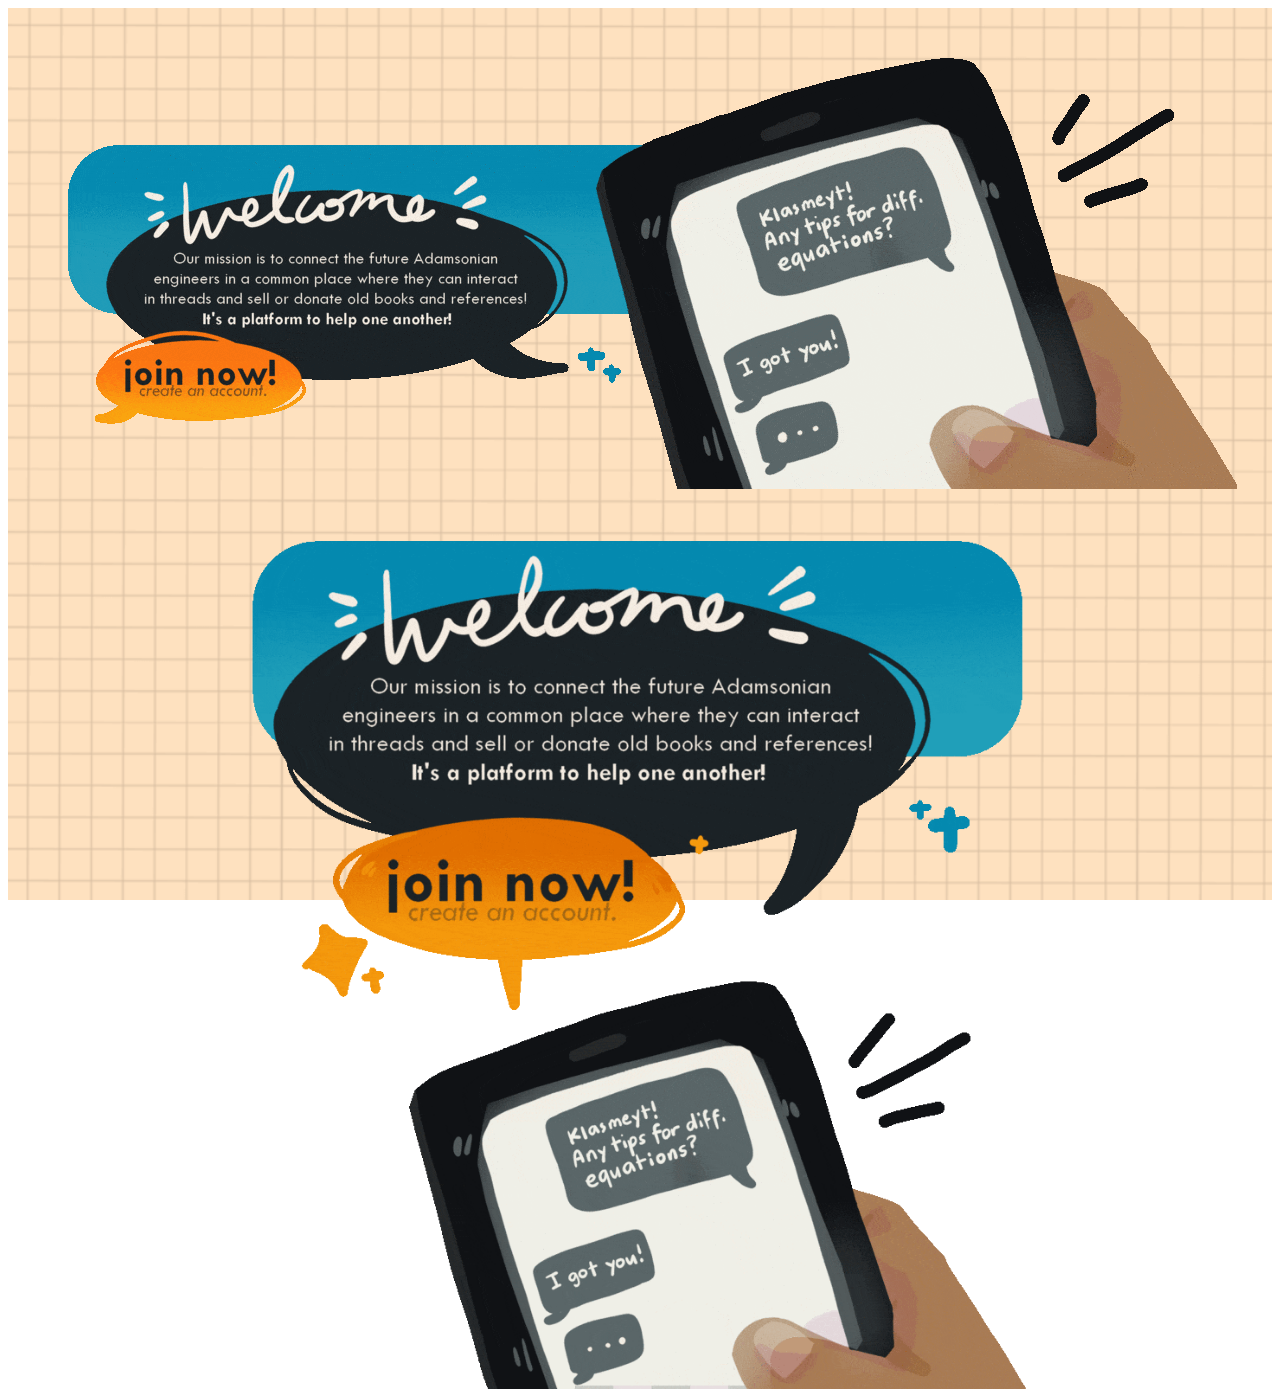
<file: index.html>
<!DOCTYPE html>
<html>
<head>

    <meta charset="UTF-8">
    <meta name="description" content="A forum-based website for old and new engineering scholars.">
    <meta name="author" content="Team Mayari">
    <meta name="date" content="October 17, 2020">
    <meta name="keywords" content="Forum, Engineering website, Help for engineering, Engineering Forum">
    <meta name="viewport" content="width=device-width, initial-scale=1.0, shrink-to-fit=no">
    <title>Enjoyneering</title>
    <meta name="viewport" content="width=device-width, initial-scale=1">
    <link rel="icon" href="img/favicon.ico" />

    <!-- Header and Footer  -->
    <script
    src="https://code.jquery.com/jquery-3.3.1.js"
    integrity="sha256-2Kok7MbOyxpgUVvAk/HJ2jigOSYS2auK4Pfzbm7uH60="
    crossorigin="anonymous">
    </script>
    
    <script> 
        $(function(){
            $("#header").load("header.html"); 
            $("#footer").load("footer.html");
        });
    </script> 
    
    <!-- Nav header  -->
    <script src="https://ajax.googleapis.com/ajax/libs/jquery/3.5.1/jquery.min.js"></script>
    <script src="https://cdnjs.cloudflare.com/ajax/libs/popper.js/1.16.0/umd/popper.min.js"></script>
    <script src="js/bootstrap.min.js"></script>

    <style>

        /* Welcome image */
        .imgbox
        {
            display: grid;
            height: 100%;
            background-image: url("/img/op-BG.png");
            background-repeat: repeat;
            background-size: cover;
            background-attachment: fixed;
        }

        .center-fit, .welcome-small
        {
            max-width: 100%;
            max-height: 100vh;
            margin: auto;
        }
        
    </style>


</head>

<body>

    <div id="page-container">
        <div id="content-wrap">

            <div id="header"></div>

            <div class="imgbox">
                <img class="center-fit" img src="img/op-GIF_combines.gif" alt = "welcoming">
                <img class = "welcome-small" src="img/op-phoneVer.gif" alt="LOGO">
            </div>

        </div>

        <div id="footer"></div>
    </div>

</body>

</html>
</file>
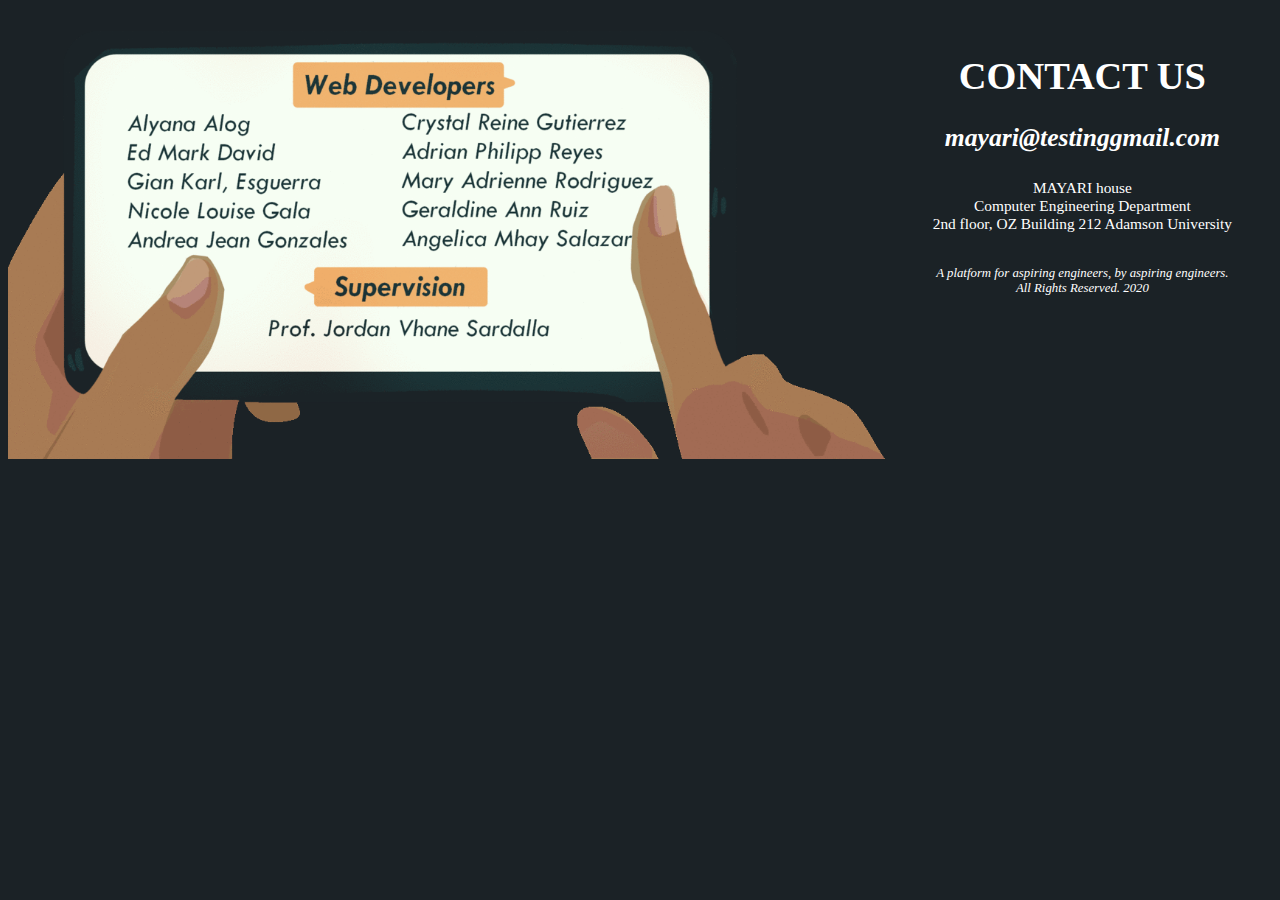
<file: about-us.html>
<!DOCTYPE html>
<html>
    
<head>

    <meta charset="UTF-8">
    <meta name="description" content="A forum-based website for old and new engineering scholars.">
    <meta name="author" content="Team Mayari">
    <meta name="date" content="October 17, 2020">
    <meta name="keywords" content="Forum, Engineering website, Help for engineering, Engineering Forum">
    <meta name="viewport" content="width=device-width, initial-scale=1.0, shrink-to-fit=no">
    <title>About Us</title>
    <meta name="viewport" content="width=device-width, initial-scale=1">
    <link rel="icon" href="img/favicon.ico" />

    <!-- Stylesheet  -->
    <link rel="stylesheet" href="css/about-us.css" type="text/css">

    <!-- Header and Footer  -->
    <script
    src="https://code.jquery.com/jquery-3.3.1.js"
    integrity="sha256-2Kok7MbOyxpgUVvAk/HJ2jigOSYS2auK4Pfzbm7uH60="
    crossorigin="anonymous">
    </script>
    
    <script> 
        $(function(){
            $("#header").load("header.html"); 
        });
    </script> 
    
    <!-- Nav header  -->
    <script src="https://ajax.googleapis.com/ajax/libs/jquery/3.5.1/jquery.min.js"></script>
    <script src="https://cdnjs.cloudflare.com/ajax/libs/popper.js/1.16.0/umd/popper.min.js"></script>
    <script src="js/bootstrap.min.js"></script>
    
</head>

<body>

    <div id="header"></div>

    <div class="flex">

        <div class="main">

            <div class="imgbox1">

                <img class="center-fit1" id="leftdiv" img src="img/Tablet_PNG.gif" alt = "welcoming">

            </div>


        </div>

        <div class="sidebar-right" id="rightdiv">
            <h1>CONTACT US</p>
            <h3>mayari@testinggmail.com</h3>
            <p>MAYARI house <br>
            Computer Engineering Department <br>
            2nd floor, OZ Building 212 Adamson University <br>
            <br>
            <h2>A platform for aspiring engineers, by aspiring engineers. <br>
                All Rights Reserved. 2020</h2>
        </p>
        </div>
        
    </div>

</body>

</html>
</file>
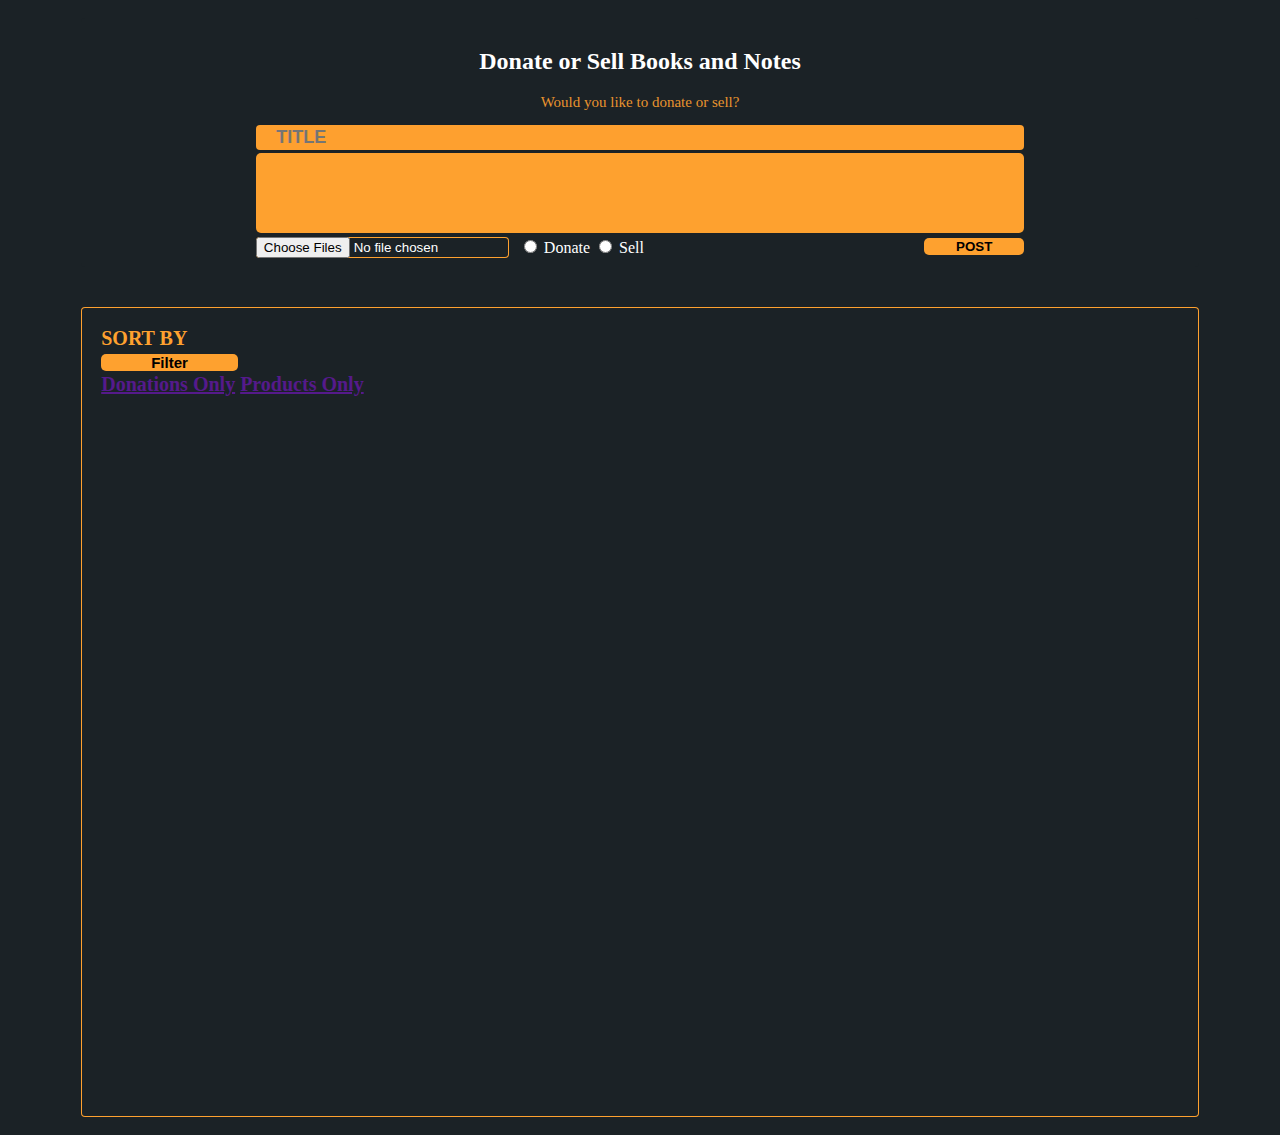
<file: donate-and-sell.html>
<!DOCTYPE html>
<html>

<head>

    <meta charset="UTF-8">
    <meta name="description" content="A forum-based website for old and new engineering scholars.">
    <meta name="author" content="Team Mayari">
    <meta name="date" content="October 17, 2020">
    <meta name="keywords" content="Forum, Engineering website, Help for engineering, Engineering Forum">
    <meta name="viewport" content="width=device-width, initial-scale=1.0, shrink-to-fit=no">
    <title>Donate</title>
    <meta name="viewport" content="width=device-width, initial-scale=1">
    <link rel="icon" href="img/favicon.ico" />

    <!-- Stylesheet  -->
    <link rel="stylesheet" href="css/donate-and-sell.css" type="text/css">
    
    <!-- Header and Footer  -->
    <script
    src="https://code.jquery.com/jquery-3.3.1.js"
    integrity="sha256-2Kok7MbOyxpgUVvAk/HJ2jigOSYS2auK4Pfzbm7uH60="
    crossorigin="anonymous">
    </script>
    
    <script> 
        $(function(){
            $("#header").load("header.html"); 
            $("#footer").load("footer.html"); 
        });
    </script> 

    <!-- Nav header  -->
    <script src="https://ajax.googleapis.com/ajax/libs/jquery/3.5.1/jquery.min.js"></script>
    <script src="https://cdnjs.cloudflare.com/ajax/libs/popper.js/1.16.0/umd/popper.min.js"></script>
    <script src="js/bootstrap.min.js"></script>

</head>

<body>

    <div id="page-container">

        <div id="content-wrap">

        <div id="header"></div>

        <div class="main">

            <div class="sidebar-right">
                <h2>Donate or Sell Books and Notes</h2>
                <p class = "post">Would you like to donate or sell?</p>
                
                <div class="centerbut">
                    <form action="/chuchu.php">
                        <div class="title"><input type="text" placeholder=" TITLE" class="title"></div>
                        <textarea id="inquiry" style="outline: none;" placeholder=""></textarea>
                        <div class="photoalt">
                            <input type="file" id="photo-upload" name="photoalt" accept=".tif, .jpg, .png, .jpeg" multiple="multiple">
                        </div>
                        <div class="itemType">                        
                            <input type="radio" name="itemType" value="donation"> Donate
                            <input type="radio" name="itemType" value="sell"> Sell
                        </div>

                        <div class="centerbutton">
                            <button type="submit" id="buttoninq">POST</button>
                        </div>
                        
                    </form>

                </div>
                
            </div>

            <div class="box">

                <div class="topbox">
                    SORT BY
                    <div class="btn-group">
                        <button type="button" class="btnkm" data-toggle="dropdown" aria-haspopup="true" aria-expanded="false">
                            Filter</button>
                        <div class="dropdown-menu" id="box-drop">
                            <a class="dropdown-item" href="">Donations Only</a>
                            <a class="dropdown-item" href="">Products Only</a>
                        </div>
                    </div>
                </div>

            </div>


        </div>

        </div>

        <div id="footer"></div>

    </div>

</body>

</html>
</file>
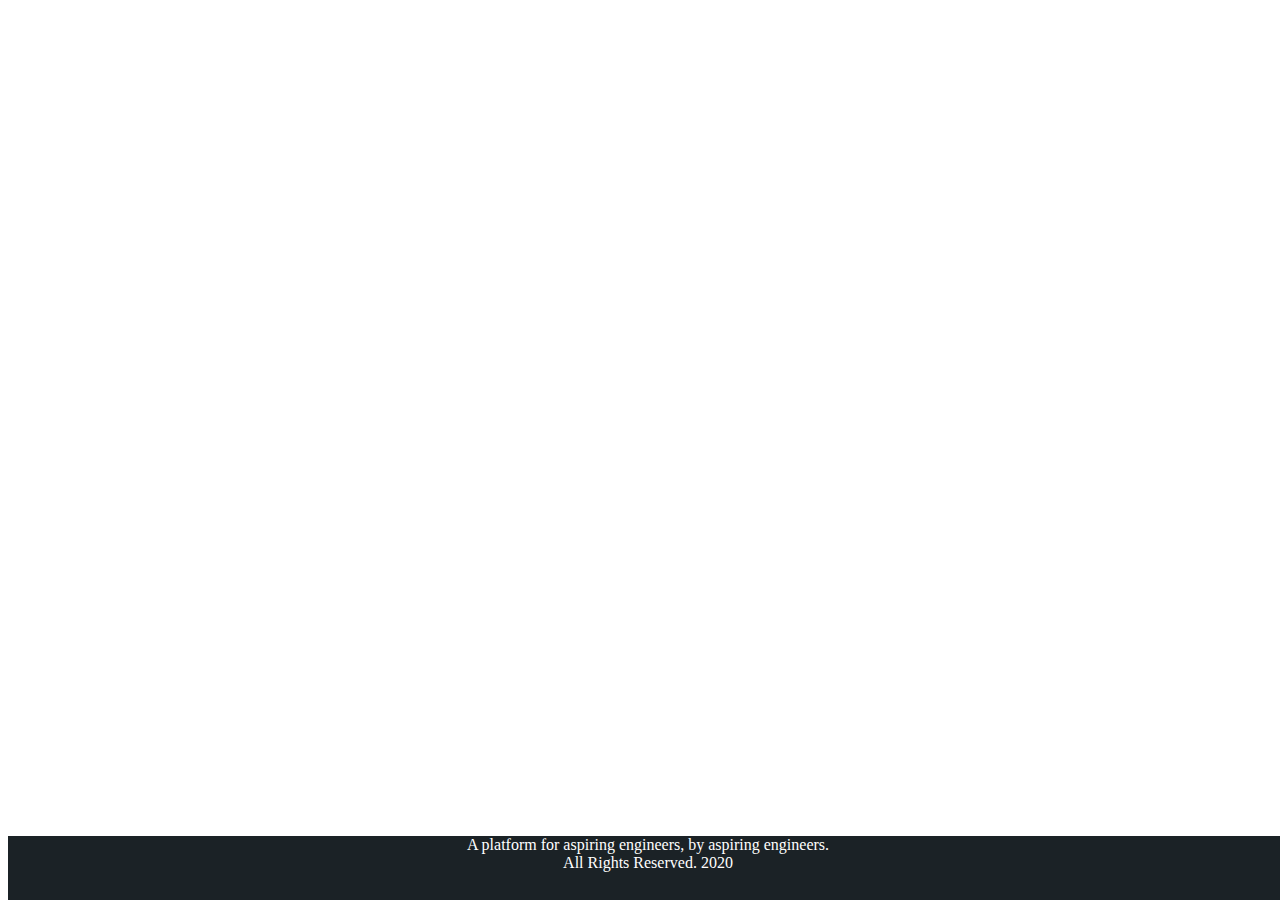
<file: footer.html>
<html>

<head>
    <style>

        .footer {
        position: absolute;
        bottom: 0;
        width: 100%;
        height: 4rem;            /* Footer height */
        background-color: #1B2226;
        color: white;
        text-align: center;
        vertical-align: middle;
        }

    </style>
</head>

<div class="footer">
    A platform for aspiring engineers, by aspiring engineers. <br>
    All Rights Reserved. 2020
</div>

</html>
</file>
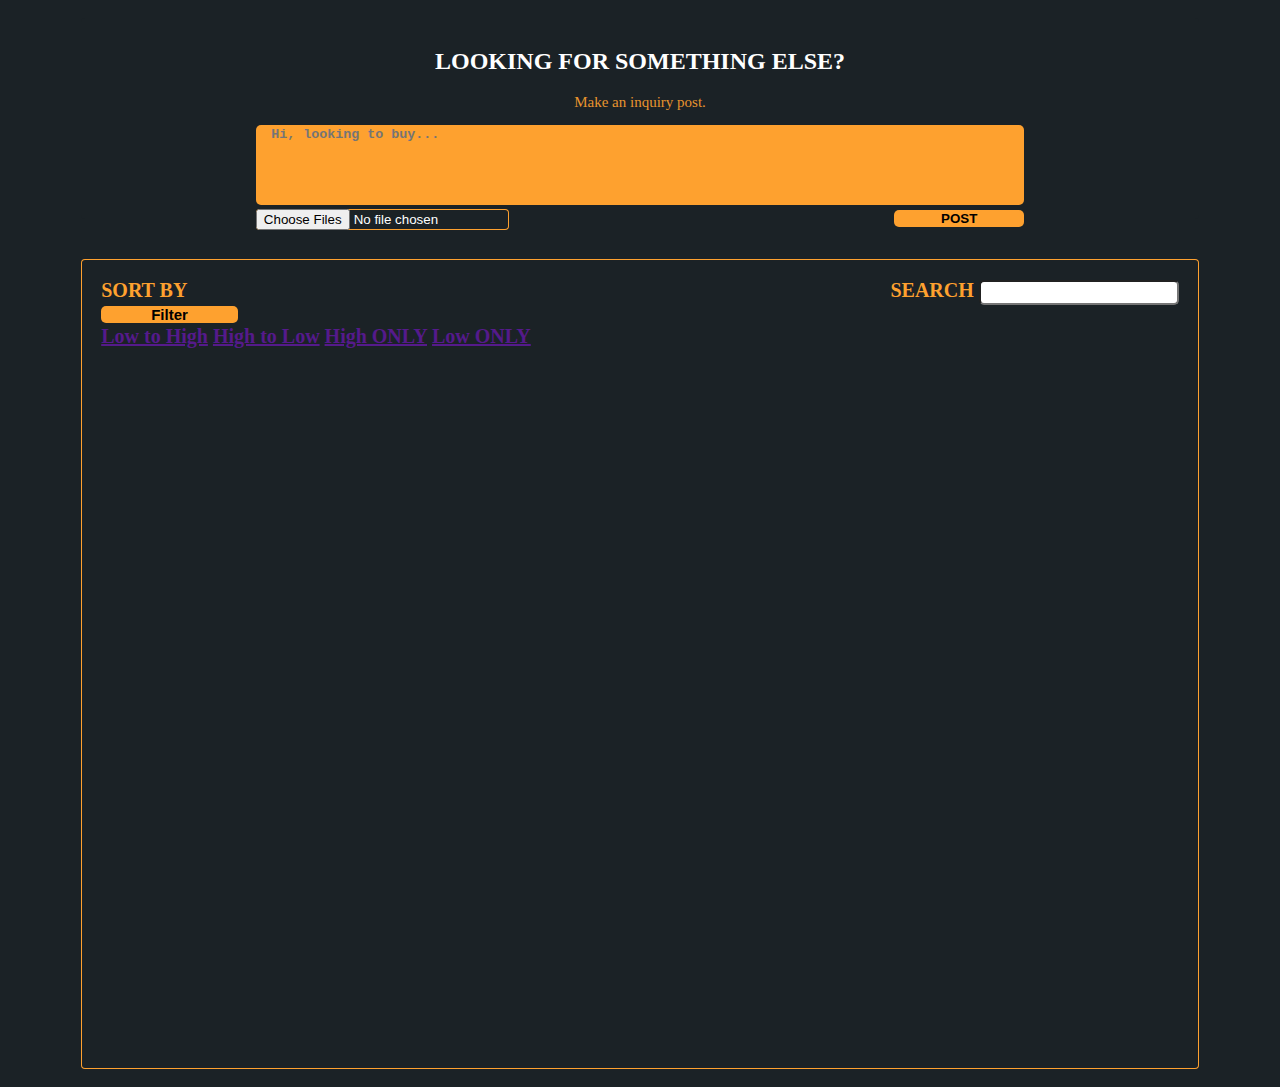
<file: klasmeyt-market.html>
<!DOCTYPE html>
<html>

<head>

    <meta charset="UTF-8">
    <meta name="description" content="A forum-based website for old and new engineering scholars.">
    <meta name="author" content="Team Mayari">
    <meta name="date" content="October 17, 2020">
    <meta name="keywords" content="Forum, Engineering website, Help for engineering, Engineering Forum">
    <meta name="viewport" content="width=device-width, initial-scale=1.0, shrink-to-fit=no">
    <title>Klasmeyt Market</title>
    <meta name="viewport" content="width=device-width, initial-scale=1">
    <link rel="icon" href="img/favicon.ico" />

    <!-- Stylesheet  -->
    <link rel="stylesheet" href="css/klasmeyt-market.css" type="text/css">
    
    <!-- Header and Footer  -->
    <script
    src="https://code.jquery.com/jquery-3.3.1.js"
    integrity="sha256-2Kok7MbOyxpgUVvAk/HJ2jigOSYS2auK4Pfzbm7uH60="
    crossorigin="anonymous">
    </script>
    
    <script> 
        $(function(){
            $("#header").load("header.html"); 
            $("#footer").load("footer.html"); 
        });
    </script> 

    <!-- Nav header  -->
    <script src="https://ajax.googleapis.com/ajax/libs/jquery/3.5.1/jquery.min.js"></script>
    <script src="https://cdnjs.cloudflare.com/ajax/libs/popper.js/1.16.0/umd/popper.min.js"></script>
    <script src="js/bootstrap.min.js"></script>

</head>

<body>

    <div id="page-container">

        <div id="content-wrap">

        <div id="header"></div>

        <div class="main">

            <div class="sidebar-right">
                <h2>LOOKING FOR SOMETHING ELSE?</h2>
                <p class = "post">Make an inquiry post.</p>
                
                <div class="centerbut">
                    <form action="/chuchu.php">
                        <textarea id="inquiry" style="outline: none;" placeholder="Hi, looking to buy..."></textarea>
                        <div class="photoalt">
                            <input type="file" id="photo-upload" name="photoalt" accept=".tif, .jpg, .png, .jpeg" multiple="multiple">
                        </div>
                        <div class="centerbutton">
                            <button type="submit" id="buttoninq">POST</button>
                        </div>
                        
                    </form>

                </div>
                
            </div>

            <div class="box">

                <div class="topbox">
                    SORT BY
                    <div class="btn-group">
                        <button type="button" class="btnkm" data-toggle="dropdown" aria-haspopup="true" aria-expanded="false">
                            Filter</button>
                        <div class="dropdown-menu" id="box-drop">
                            <a class="dropdown-item" href="">Low to High</a>
                            <a class="dropdown-item" href="">High to Low</a>
                            <a class="dropdown-item" href="">High ONLY</a>
                            <a class="dropdown-item" href="">Low ONLY</a>
                        </div>
                    </div>
                </div>

                <div class="search-bar">
                    <form class="search">
                        SEARCH <input type="search">
                    </form>
                </div>

            </div>


        </div>

        </div>

        <div id="footer"></div>

    </div>

</body>

</html>
</file>
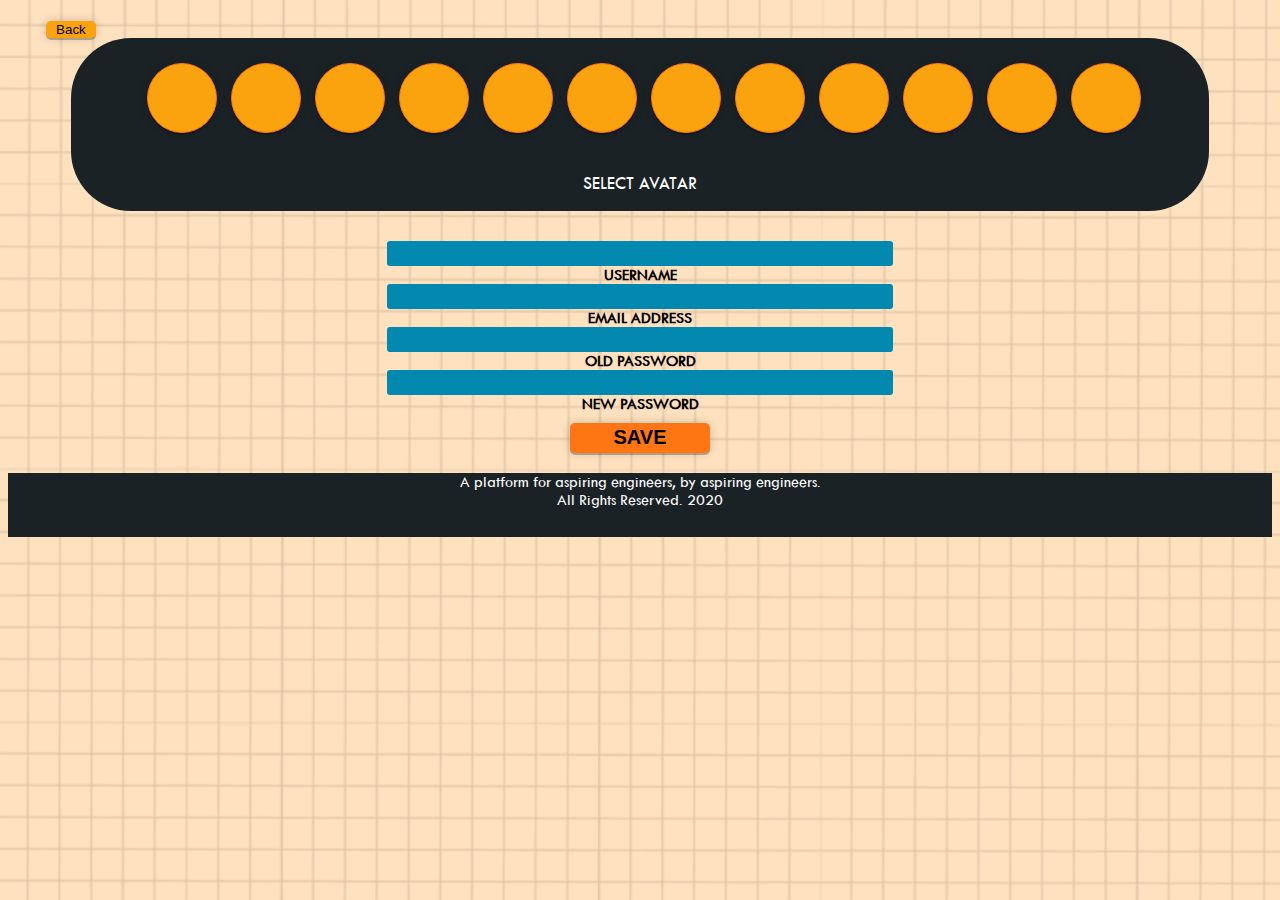
<file: settings.html>
<!DOCTYPE html>
<html>
<head>

    <meta charset="UTF-8">
    <meta name="description" content="A forum-based website for old and new engineering scholars.">
    <meta name="author" content="Team Mayari">
    <meta name="date" content="October 17, 2020">
    <meta name="keywords" content="Forum, Engineering website, Help for engineering, Engineering Forum">
    <meta name="viewport" content="width=device-width, initial-scale=1.0, shrink-to-fit=no">
    <title>Settings</title>
    <meta name="viewport" content="width=device-width, initial-scale=1">
    <link rel="icon" href="img/favicon.ico" />

    <!-- Stylesheet -->
    <link rel="stylesheet" href="css/settings.css">
    <link rel="stylesheet" href="css/main.css" type="text/css">

    <!-- Header -->
    <script
    src="https://code.jquery.com/jquery-3.3.1.js"
    integrity="sha256-2Kok7MbOyxpgUVvAk/HJ2jigOSYS2auK4Pfzbm7uH60="
    crossorigin="anonymous">
    </script>
    
    <script> 
        $(function(){
            $("#header").load("header.html"); 
        });
    </script> 
    
    <!-- Nav header  -->
    <script src="https://ajax.googleapis.com/ajax/libs/jquery/3.5.1/jquery.min.js"></script>
    <script src="https://cdnjs.cloudflare.com/ajax/libs/popper.js/1.16.0/umd/popper.min.js"></script>
    <script src="js/bootstrap.min.js"></script>

    </head>

    <body>

    <div id="header"></div>

    <div class="settingsblock">
        <button onclick="goBack()" id="back" type="backbutton">Back</button><br>
        <script>
                function goBack() {
                window.history.back();
            }
        </script>
            <div id="avatar-choose">
                <button>  </button>
                <button>  </button>
                <button>  </button>
                <button>  </button>
                <button>  </button>
                <button>  </button>
                <button>  </button>
                <button>  </button>
                <button>  </button>
                <button>  </button>
                <button>  </button>
                <button>  </button>
                <p> SELECT AVATAR </p>
            </div>
            <form action = "saveSettings.html" method="post">
                <div id="settings">
                    <input type = "text" name="userName">
                    <label>USERNAME</label>
    
                    <input type = "email" name="emailAddress">
                    <label>EMAIL ADDRESS</label>
    
                    <input type = "password" name="passWord">
                    <label>OLD PASSWORD</label>
    
                    <input type = "password" name="newpassWord">
                    <label>NEW PASSWORD</label>
                    <input type="submit" name="submit" value="SAVE">
                </div>
            </form>
    </div>

    <div class="footer">
        A platform for aspiring engineers, by aspiring engineers. <br>
        All Rights Reserved. 2020
    </div>

    </body>



</html>
</file>
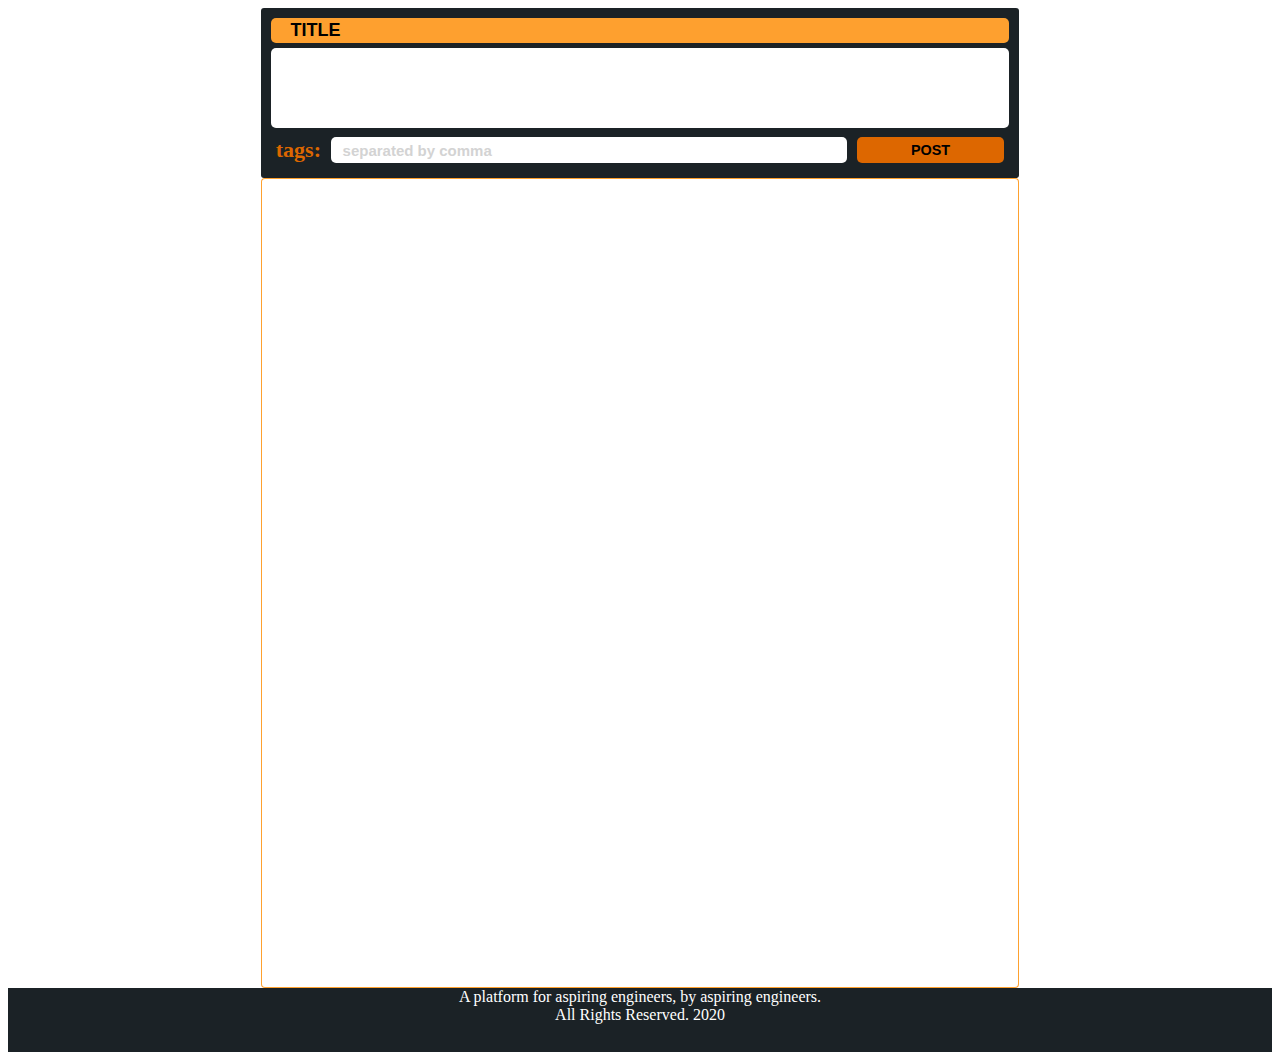
<file: thread-forum.html>
<!DOCTYPE html>
<html>
<head>

    <meta charset="UTF-8">
    <meta name="description" content="A forum-based website for old and new engineering scholars.">
    <meta name="author" content="Team Mayari">
    <meta name="date" content="October 17, 2020">
    <meta name="keywords" content="Forum, Engineering website, Help for engineering, Engineering Forum">
    <meta name="viewport" content="width=device-width, initial-scale=1.0, shrink-to-fit=no">
    <title>Forum Thread</title>
    <meta name="viewport" content="width=device-width, initial-scale=1">
    <link rel="icon" href="img/favicon.ico" />

    <!-- Stylesheet  -->
    <link rel="stylesheet" href="css/thread-forum.css" type="text/css">
    
    <!-- Header and Footer  -->
    <script
    src="https://code.jquery.com/jquery-3.3.1.js"
    integrity="sha256-2Kok7MbOyxpgUVvAk/HJ2jigOSYS2auK4Pfzbm7uH60="
    crossorigin="anonymous">
    </script>
    
    <script> 
        $(function(){
            $("#header").load("header.html"); 
            $("#footer").load("footer.html"); 
        });
    </script> 

    <!-- Nav header  -->
    <script src="https://ajax.googleapis.com/ajax/libs/jquery/3.5.1/jquery.min.js"></script>
    <script src="https://cdnjs.cloudflare.com/ajax/libs/popper.js/1.16.0/umd/popper.min.js"></script>
    <script src="js/bootstrap.min.js"></script>



</head>

<body>

    <div id="page-container">
        <div id="content-wrap">

            <div id="header"></div>
            
                <div class="main">
                    <div class="box">
                        <div class="title">
                            <input type="text" placeholder=" TITLE" class="title">
                        </div>
                        <textarea id="content" style="outline: none;"></textarea>
                        <div class="tags">
                            <label id="tag-name">tags: </label>
                            <input type="text" placeholder=" separated by comma" class="tags" id="tags">
                            <button type="submit" id="button">POST</button>
                        </div>
                        
                    </div>
                    <div class="box1"></div>
                </div>

                

    
                </div>

        </div>

        <div class="footer">
            A platform for aspiring engineers, by aspiring engineers. <br>
            All Rights Reserved. 2020
        </div>
    </div>

</body>



</html>
</file>
<file: css/about-us.css>
body
{
    background-color: #1B2226;
    background-image: none;
    min-height: auto;
}

.imgbox1
{
    background-color: #1B2226;
    display: grid;
    min-height: auto;
}

.center-fit1
{
    max-width: 100%;
    min-height: auto;
}

* 
{
    box-sizing: border-box;
}

.flex:after 
{
    content: "";
    display: table;
    clear: both;
}


.sidebar-right
{
    width: 30%;
    color: white;
    background-color: #1B2226;
    text-align: center;
    padding: 20px;
}

.main
{
    background-color: #1B2226;
    width: 70%;
}

.sidebar-right, .main
{
    float: left;
    min-height: auto;
}

.sidebar-right h1
{
    font-weight: bold;
    font-size:3vw;;

}

.sidebar-right h2
{
    font-style: italic;
    word-wrap: break-word;
    font-size:1vw;
    font-weight: 500;
    
}

.sidebar-right h3
{
    font-style: italic;
    word-wrap: break-word;
    font-size:2vw;
    
}

.sidebar-right p
{
    font-size: 1.2vw;
}



@media screen and (max-width: 800px) {
.sidebar-right {width: 100%; min-height: auto;}
.sidebar-right h1 {font-size:30px;}
.sidebar-right h2 {font-size:15px;}
.sidebar-right h3 {font-size:25px;}
.sidebar-right p {font-size: 15px;}
.main {width: 100%; min-height: auto;}
.flex {display: flex; flex-direction: column-reverse}
}
</file>
<file: css/donate-and-sell.css>
* 
{
    box-sizing: border-box;
}

body {
    background-color: #1B2226;
    background-image: none;
}
/* Scrollbar styles */
::-webkit-scrollbar 
{
    width: 20px;
}

::-webkit-scrollbar-track 
{
    border: none;
    background-color: #fea12f;
    border-radius: 4px;
}

::-webkit-scrollbar-thumb 
{
    background: #003f5a;
    border-radius: 2px;   
}

.sidebar-right
{
    width: 100%;
    background-color: #1B2226;
    border-radius: 4px;
    margin-bottom: 40px;

}

.main
{
    margin-left: auto;
    margin-right: auto;
    width: 90%;
}

.sidebar-right, .main
{
    padding: 10px;

}

.box
{
    box-shadow: 0px 0px 0px 1px #fea12f inset;
    display: block;
    padding: 20px;
    border-radius: 4px;
    background-color: #1B2226;
    min-height: 90vh;
    max-height: 90vh;
    overflow-y: scroll;
    overflow-x: hidden;
    word-wrap: break-word;
    margin-top: 20px;
}

.sidebar-right h2
{
    text-align: center;
    font-family: TW Cen MT; 
    font-weight: bold; 
    color: white;
}

p.post
{
    font-size: 15px;
    font-weight: 50;
    color: #e8942e;
    line-height: 15px;
    text-align: center;
}

#inquiry
{
    background-color: #fea12f;
    resize: none;
    width: 100%;
    height: 80px;
    border-radius: 5px;
    padding-left: 2%;
    padding-right: 2%;
    font-weight: bold;
    border: none;
}

#buttoninq
{
    background-color: #fea12f;
    font-weight: bold;
    border: none;
    border-radius: 5px;
    outline: none;
    width: 100px;
}

.centerbut {
    display: block;
    margin-left: auto;
    margin-right: auto;
    width: 70%;
}

#box-drop { min-width:0;}

.btnkm:active, 
.btnkm:hover, 
.btnkm:focus, 
.search-bar input[type="search"]:focus
{outline: none;}

/* BOX */

.topbox, .search-bar
{
    font-weight: bold;
    color: #fea12f ;
    float: left;
    vertical-align: middle;
    font-size: 20px;
}

.topbox
{
    width: 50%;
}

.search-bar
{
    text-align: right;
    width: 50%;
}

.btnkm
{
    background-color: #fea12f;
    border: none;
    border-radius: 5px;
    padding: 0px 50px;
    font-weight: bold;
    font-size: 15px;
}

.search-bar input[type="search"]
{
    width: 200px;
    border-radius: 5px;
    height: 25px;
}

#page-container
{
    background-image: none;
    background-color: #1B2226;
}

.itemType {
    display: inline-block;
    margin-left: 10px;
    color: white;
}

.title input[type="text"] 
{
    padding: 2px; 
    font-size: 18px; 
    font-weight: bold; 
    color: black;
    border: none;
    background: #fea02f; 
    border-radius: 4px;
    width: 100%;
    padding-left: 2%;
    outline: none;
    margin-bottom: 3px;
}

input[name=photoalt] {
    color: white;
    box-shadow: 0px 0px 0px 1px #fea12f inset;
    border-radius: 4px;
    margin-bottom: 5px;
}

@media screen and (max-width: 780px) {
    /* sort by  */
    .topbox {width: 100%; text-align: center;}
    /* search bar  */
    .search-bar {width: 100%; text-align: center;}
    .sidebar-right h2 {font-size: 18px;}
    .centerbut {width: 100%; text-align: center;}
    .main {width: 100%;}

}
@media screen and (max-width: 600px) {
    .sidebar-right h2 {font-size: 18px;}
    input[name=photoalt] {width: 90%;}
    .centerbut {text-align: center;}
    .box {margin-top: 10px;}
    .sidebar-right {margin-bottom: 10px;}
    .itemType {margin-bottom: 5px;}
}

@media screen and (min-width: 601px) {
    .photoalt {float: left;} 
    .centerbutton {float: right;}
}
</file>
<file: css/klasmeyt-market.css>
* 
{
    box-sizing: border-box;
}

body {
    background-color: #1B2226;
    background-image: none;
}
/* Scrollbar styles */
::-webkit-scrollbar 
{
    width: 20px;
}

::-webkit-scrollbar-track 
{
    border: none;
    background-color: #fea12f;
    border-radius: 4px;
}

::-webkit-scrollbar-thumb 
{
    background: #003f5a;
    border-radius: 2px;   
}

.sidebar-right
{
    width: 100%;
    background-color: #1B2226;
    border-radius: 4px;
    margin-bottom: 40px;

}

.main
{
    margin-left: auto;
    margin-right: auto;
    width: 90%;
}

.sidebar-right, .main
{
    padding: 10px;

}

.box
{
    box-shadow: 0px 0px 0px 1px #fea12f inset;
    display: block;
    padding: 20px;
    border-radius: 4px;
    background-color: #1B2226;
    min-height: 90vh;
    max-height: 90vh;
    overflow-y: scroll;
    overflow-x: hidden;
    word-wrap: break-word;
    margin-top: 20px;
}

.sidebar-right h2
{
    text-align: center;
    font-family: TW Cen MT; 
    font-weight: bold; 
    color: white;
}

p.post
{
    font-size: 15px;
    font-weight: 50;
    color: #e8942e;
    line-height: 15px;
    text-align: center;
}

#inquiry
{
    background-color: #fea12f;
    resize: none;
    width: 100%;
    height: 80px;
    border-radius: 5px;
    padding-left: 2%;
    padding-right: 2%;
    font-weight: bold;
    border: none;
}

#buttoninq
{
    background-color: #fea12f;
    font-weight: bold;
    border: none;
    border-radius: 5px;
    outline: none;
    width: 130px;
}

.centerbut {
    display: block;
    margin-left: auto;
    margin-right: auto;
    width: 70%;
}

#box-drop { min-width:0;}

.btnkm:active, 
.btnkm:hover, 
.btnkm:focus, 
.search-bar input[type="search"]:focus
{outline: none;}

/* BOX */

.topbox, .search-bar
{
    font-weight: bold;
    color: #fea12f ;
    float: left;
    vertical-align: middle;
    font-size: 20px;
}

.topbox
{
    width: 50%;
}

.search-bar
{
    text-align: right;
    width: 50%;
}

.btnkm
{
    background-color: #fea12f;
    border: none;
    border-radius: 5px;
    padding: 0px 50px;
    font-weight: bold;
    font-size: 15px;
}

.search-bar input[type="search"]
{
    width: 200px;
    border-radius: 5px;
    height: 25px;
}

#page-container
{
    background-image: none;
    background-color: #1B2226;
}

input[name=photoalt] {
    color: white;
    box-shadow: 0px 0px 0px 1px #fea12f inset;
    border-radius: 4px;
    margin-bottom: 5px;
}

@media screen and (max-width: 780px) {
    /* sort by  */
    .topbox {width: 100%; text-align: center;}
    /* search bar  */
    .search-bar {width: 100%; text-align: center;}
    .sidebar-right h2 {font-size: 18px;}
    .centerbut {width: 100%; text-align: center;}
    .main {width: 100%;}

}
@media screen and (max-width: 600px) {
    .sidebar-right h2 {font-size: 18px;}
    input[name=photoalt] {width: 90%;}
    .centerbut {text-align: center;}
    .box {margin-top: 10px;}
    .sidebar-right {margin-bottom: 10px;}
}

@media screen and (min-width: 601px) {
    .photoalt {float: left;} 
    .centerbutton {float: right;}
}
</file>
<file: css/settings.css>
body
{
    display: grid;
    height: 100%;
    background-image: url("/img/op-BG.png");
    background-repeat: repeat;
    background-size: cover;
    background-attachment: fixed;
}

#settings
{
    text-align:center;
    padding-top: 30px;
    padding-bottom: 20px;

}

#settings label
{
    font-weight: bold;
    display:block;
}

#settings input[type="text"], 
#settings input[type="email"], 
#settings input[type="password"]
{
    padding: 1px;
    width: 40%;
    font-size: 20px;
    color: white;
    border: none;
    background: #0389B0;
    border-radius: 3px;

}

#settings input[type="submit"]
{
    margin-top: 10px;
    padding: 1px;
    width: 7em;
    height: 1.5em;
    font-size: 20px;
    box-shadow: 0px 2px 0px 0 rgba(0,0,0,0.24), 0px 0px 10px 0 rgba(0,0,0,0.19);
    border: 0px solid black;
    border-radius: 5px;
    background:#FE7513;
    font-weight: bold;
}
#back
{
   box-shadow: 0px 2px 0px 0 rgba(0,0,0,0.24), 0px 0px 10px 0 rgba(0,0,0,0.19);
   border: 0px solid black;
   border-radius: 5px;
   width:50px;
   background-color: #FAA30F;
   margin-left:3%;
   margin-top: 1%;
}
button:active[type=backbutton]
{
    background-color: #FE7513;
    box-shadow: 0 2px #666;
    transform: translateY(4px);
}
#avatar-choose
{
    text-align: center;
    font-size: 18px;
    margin-left: 5%;
    margin-right: 5%;
    border-radius: 60px;
    padding-top: 2%;
    height: 3%;
    background-color: #1B2226;
    color: white;
    overflow: auto;
}
#avatar-choose button
{
    margin-left: 8px;
    margin-right:1px;
    margin-bottom: 2%;
    display: inline-block;
    height: 70px;
    width: 70px;
    border-radius: 50%;
    border: 1px solid #FE7513;
    cursor: pointer;
    background-color:#FAA30F;
    box-shadow: 0px 2px 0px 0 rgba(0,0,0,0.24), 0px 0px 10px 0 rgba(0,0,0,0.19);
}

.footer {
    width: 100%;
    height: 4rem;            /* Footer height */
    background-color: #1B2226;
    color: white;
    text-align: center;
    vertical-align: middle;
    }

/* small screen */
@media screen and (max-width: 479px) 
{
    #settings input[type="text"], 
    #settings input[type="email"],
    #settings input[type="password"]
    {width:80%;}
}
/* medium screen */
@media screen and (min-width: 480px) and (max-width: 767px)
{
    #settings input[type="text"], 
    #settings input[type="email"],
    #settings input[type="password"]
    {width:60%;}
}
/* large screen */
@media screen and (min-width: 768px)
{
    #settings input[type="text"], 
    #settings input[type="email"],
    #settings input[type="password"]
    {width:40%;}
}
</file>
<file: css/main.css>
*
{
    box-sizing: border-box;
}

header
{
    background-image: linear-gradient(to right, #0389B0, #209FB9);
}

body
{
    font-family: TW Cen MT, serif;
    background-color: #1B2226;
    -ms-overflow-style: none;
    scrollbar-width: none;

    display: flex;
    flex-direction: column;

    /* width:100%; */
    /* min-height: 100vh; */
    /* padding: 0px; */

    /* background-image: url("/img/op-BG.png");
    background-repeat: repeat;
    background-size: cover;
    background-attachment: fixed; */

}

body::-webkit-scrollbar {display: none;}

#page-container {
    position: relative;
    min-height: 100vh;
    }

#content-wrap {
padding-bottom: 4rem;
}

/* Header */

.logo {pointer-events: none;}
._topnav
{
    margin-left: 15%;
    font-family: TW Cen MT,serif;
    font-size: 21px;
    color: #181411;
    line-height: 18px;
    padding: 5px;


    display: flex;
    flex-direction: row;
}

.topnav
{
    background-image: linear-gradient(to right, #FE7513, #FAA30F);
}

/* Button items */
.btn
{
    background-color: transparent;
    margin: 3px;
    display: inline-block;
    font-weight: bold;
    padding: 0px 20px;
    font-size: 18px;
    cursor: pointer;
    text-align: center;
    text-decoration: none;
    outline:none;
    color: #181411;
    box-shadow: 0px 2px 0px 0 rgba(0,0,0,0.24), 0px 0px 10px 0 rgba(0,0,0,0.19);
    border: 0px solid black;
    border-radius: 5px;
    vertical-align: middle;
}
.btn:hover
{
    box-shadow: 0 0px 0px 0 rgba(0,0,0,0.24), 0 0px 0px 0 rgba(0,0,0,0.19);
}
.btn:active
{
    background-color: #FE7513;
    box-shadow: 0 2px #666;
    transform: translateY(4px);
}

.btn-group>.btn-group:not(:last-child)>.btn, .btn-group>.btn:not(:last-child):not(.dropdown-toggle)
{
    border-top-right-radius: 5px;
    border-bottom-right-radius: 5px;
}

/* Dropdown items */
.dropdown-menu
{background-color:orange;}
.dropdown-item
{font-weight: bold;}
.dropdown-item:hover
{color: white; background-color: black;}

/* SUPER SMALL SCREEN */
@media screen and (max-width: 260px) {
    .center-fit {display: none;}
    .height img {display:none}
    .footer{font-size: 12px;}
    ._topnav{margin-left:0;  flex-direction: column;}
}
/* SMALL SCREEN */
@media screen and (min-width: 261px) and (max-width: 369px)
{
    .center-fit {display: none;} 
    .height {height: 34px;}
    .height img {height: 60px;}
    .footer{font-size: 12px;}
    ._topnav{flex-direction: column;}
    ._topnav{margin-left:30%; flex-direction: column;}

}

@media screen and (min-width: 370px) and (max-width: 479px)
{
    .center-fit {display: none;} 
    .height {height: 74px;}
    .height img {height: 115px; margin-top:-15px;}
    .footer{font-size: 12px;}
    ._topnav{margin-left:40%; flex-direction: column;}
    
}
/* MEDIUM SCREEN */
@media screen and (min-width: 480px) and (max-width: 767px)
{
    .center-fit {display: none;} 
    .height
    {height: 90px; margin: 0px;}
    .height img {margin-top:-10px;height: 120px;}
    .footer{font-size: 14px;}
    /* ._topnav{margin-left:40%; flex-direction: column;} */
}
/* LARGE SCREEN */
@media screen and (min-width: 768px)
{
    .welcome-small {display: none;}
    .height
    {height: 110px; margin: 0px;}
    .height img {margin-top:-20px;}
    .footer{font-size: 16px;}
}

@font-face {
    font-family: 'TW Cen MT';
    src: url('font/TwCenMT-Regular.eot'); /* IE9 Compat Modes */
    src: url('font/TwCenMT-Regular.eot?#iefix') format('embedded-opentype'), /* IE6-IE8 */
         url('font/TwCenMT-Regular.woff') format('woff'), /* Modern Browsers */
         url('font/TCM_____.ttf')  format('truetype'), /* Safari, Android, iOS */
         url('font/TwCenMT-Regular#svgFontName') format('svg'); /* Legacy iOS */
}
</file>
<file: css/thread-forum.css>
/* there's a specific keyterm for input type so i changed it */
* {
    box-sizing: border-box;
}

.main
{
    width: 60%;
    margin: 0 auto 0 auto;
}

/* Scrollbar styles */
::-webkit-scrollbar 
{
    width: 20px;
}

::-webkit-scrollbar-track 
{
    border: none;
    background-color: #fea12f;
    border-radius: 4px;
}

::-webkit-scrollbar-thumb 
{
    background: #003f5a;
    border-radius: 2px;   
}

form.search input[type=search]
{
    float: left;
    padding: 10px;
    font-size: 17px;
    border: none;
    width: 100%;
    background: #fea02f;
    border-radius: 10px 0px 0px 10px;
    outline: none;
}

form.search button
{
    float: left;
    width: 20%;
    padding: 10px;
    background: #dd6700;
    color: white;
    font-size: 17px;
    border: none;
    border-left: none;
    cursor: pointer;
    border-radius: 0px 10px 10px 0px;
    outline: none;
}

.box button
{
    width: 20%;
    padding: 2px;
    background: #dd6700;
    color: black;
    font-size: 90%;
    font-weight: bold;
    border: none;
    border-left: none;
    cursor: pointer;
    border-radius: 5px;
}

button .fas
{
    color: #003f5a;
}

/* Box */

.box
{
    margin-top: 5px;
    display: block;
    margin-left: auto;
    margin-right: auto;
    background-color: #1B2226;
    width: 100%;
    padding: 10px;
    border-radius: 3px;
}

.box1
{
    display: block;
    padding: 20px;
    border-radius: 4px;
    box-shadow: 0px 0px 0px 1px #fea12f inset;
    min-height: 90vh;
    max-height: 90vh;
    overflow-y: scroll;
    overflow-x: hidden;
    word-wrap: break-word;
    margin-top: 20px;
    margin: 0 auto 0 auto;
    width: 100%;
}

.tags
{
    display: flex;
    justify-content: center;
}

.tags label
{
    font-family: TW Cen MT; 
    font-size: 22px; 
    font-weight: bold; 
    color: #dd6700;
}

.title::placeholder
{
    font-weight: bold;
    color: black;
}

.tags::placeholder
{
    font-weight: bold;
    color: lightgray;
}

.title:focus, .tags:focus
{
    outline: none;
}

#content
{
    width: 100%;
    background: white;
    color: black;
    padding: 2px;
    font-size: 20px;
    border: none;
    border-radius: 5px;
    resize: none;
    height: 80px;
    padding-left: 2%;
}

.title input[type="text"] 
{
    padding: 2px; 
    font-size: 18px; 
    font-weight: bold; 
    color: black;
    border: none;
    background: #fea02f; 
    border-radius: 5px;
    margin-bottom: 5px;
    width: 100%;
    padding-left: 2%;
}

.tags input[type="text"]
{   padding-left: 1%;
    font-size: 15px; 
    font-weight: bold; 
    color: black; 
    width: 70%;
    background: white; 
    border-radius: 5px;
    border: none;
}

#tag-name, #tags, #button
{
    margin: 5px;
}

.flex:after {
content: "";
display: table;
clear: both;
}

.sidebar-left h2
{
    margin-top: 50px;
    text-align: center;
    font-family: TW Cen MT; 
    font-weight: bold; 
    color: white
}

.search-bar
{
    display: flex;
    justify-content: center;
}

.footer {
    width: 100%;
    height: 4rem;            /* Footer height */
    background-color: #1B2226;
    color: white;
    text-align: center;
    vertical-align: middle;
    }

@media screen and (max-width: 600px) {
    .sidebar-left {width: 100%; min-height: auto;}
    .sidebar-left h2 {margin-top: 1%; font-size: 18px;}
    .title::placeholder{font-size: 18px;}
    .title input[type="text"] {font-size: 18px;}
    .main {width: 100%;}
    .tags input[type="text"] {font-size: 14px;}
    #content {height: 100px;}
    .box {width: 100%; border-radius: 10px;}
    form.search input[type=search], form.search button
    {padding: 2px;}
}

@media screen and (min-width: 601px) and (max-width: 999px) {
    .main {width: 80%;}
}
</file>
